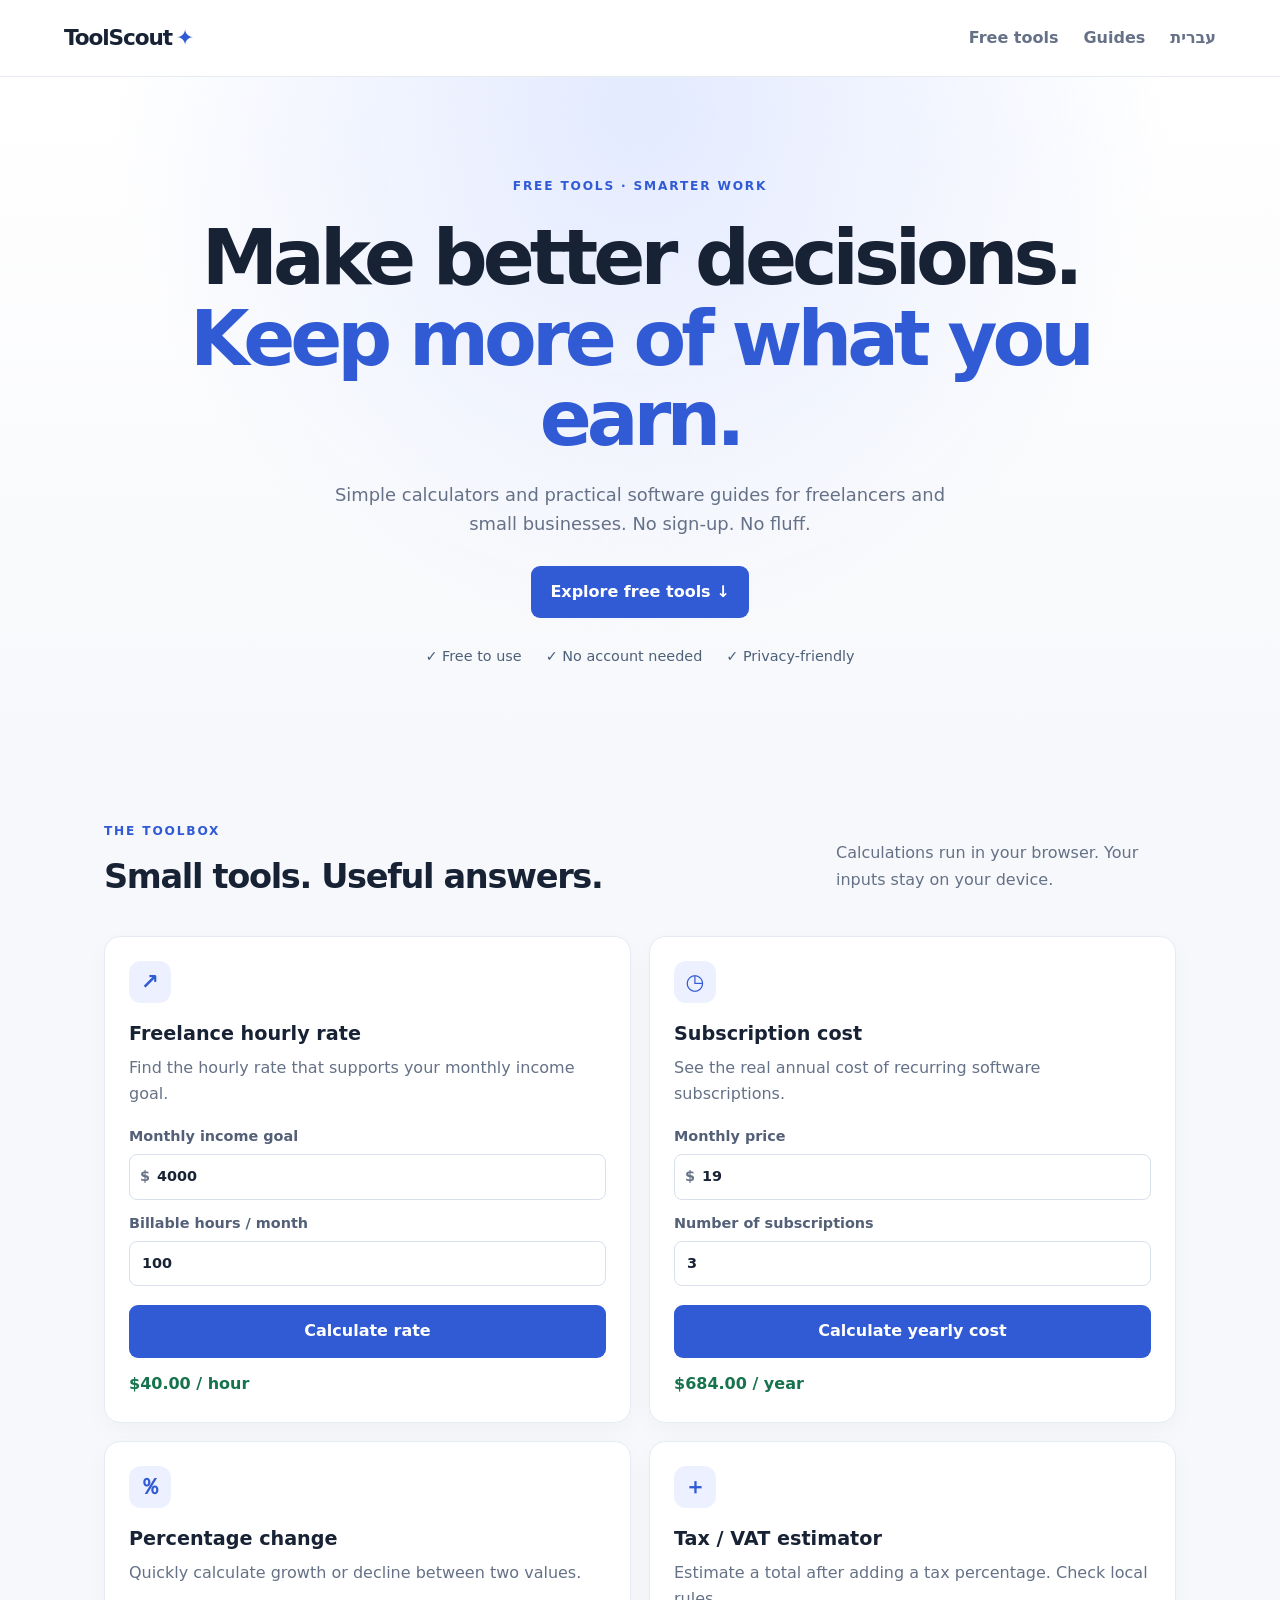
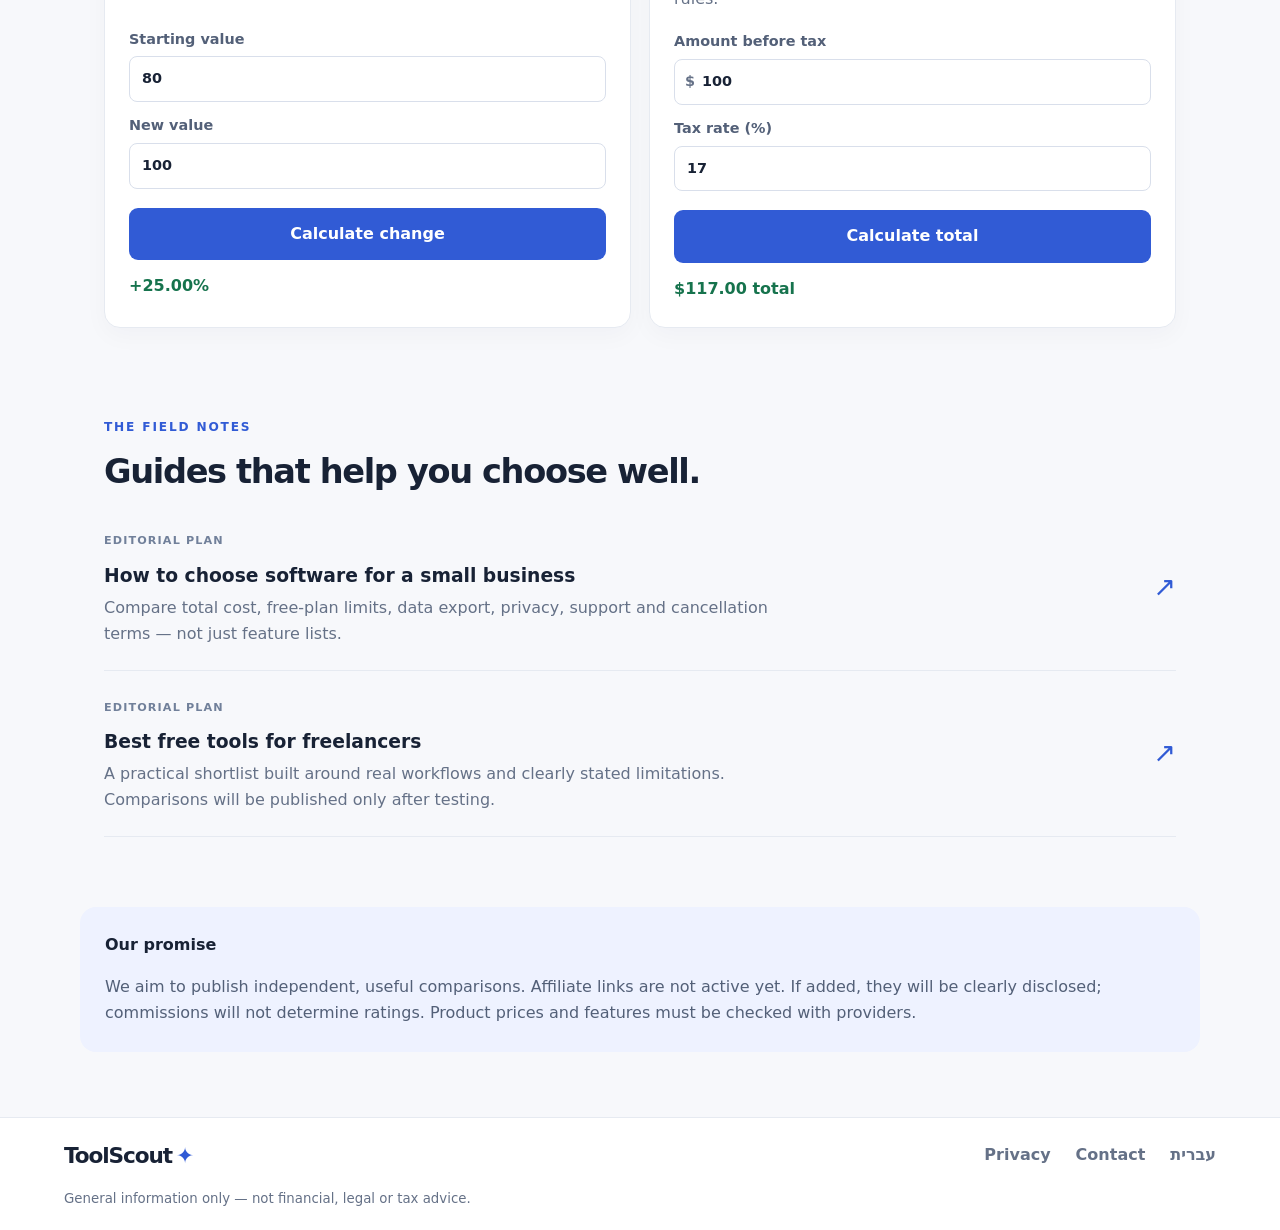
<file: toolscout/index.html>
<!doctype html>
<html lang="en">
<head>
<meta charset="utf-8"><meta name="viewport" content="width=device-width,initial-scale=1">
<title>ToolScout — Free tools for smarter work</title>
<meta name="description" content="Free practical calculators and honest software guides for freelancers and small businesses.">
<link rel="canonical" href="https://meirvbb-png.github.io/cryptppilot-ai/">
<link rel="alternate" hreflang="en" href="https://meirvbb-png.github.io/cryptppilot-ai/"><link rel="alternate" hreflang="he" href="https://meirvbb-png.github.io/cryptppilot-ai/he/"><link rel="alternate" hreflang="x-default" href="https://meirvbb-png.github.io/cryptppilot-ai/">
<link rel="stylesheet" href="assets/style.css">
</head>
<body>
<header><a class="logo" href="./">ToolScout<span>✦</span></a><nav><a href="#tools">Free tools</a><a href="#guides">Guides</a><a href="he/">עברית</a></nav></header>
<main>
<section class="hero"><span class="kicker">FREE TOOLS · SMARTER WORK</span><h1>Make better decisions.<br><em>Keep more of what you earn.</em></h1><p>Simple calculators and practical software guides for freelancers and small businesses. No sign-up. No fluff.</p><a class="button" href="#tools">Explore free tools ↓</a><div class="trust"><span>✓ Free to use</span><span>✓ No account needed</span><span>✓ Privacy-friendly</span></div></section>
<section id="tools"><div class="section-head"><div><span class="kicker">THE TOOLBOX</span><h2>Small tools. Useful answers.</h2></div><p>Calculations run in your browser. Your inputs stay on your device.</p></div><div class="grid">
<article class="tool"><div class="tool-icon">↗</div><h3>Freelance hourly rate</h3><p>Find the hourly rate that supports your monthly income goal.</p><label>Monthly income goal <span class="field"><b>$</b><input id="income" type="number" min="0" value="4000"></span></label><label>Billable hours / month<input id="hours" type="number" min="1" value="100"></label><button data-calc="hourly">Calculate rate</button><output id="hourly-result">$40.00 / hour</output></article>
<article class="tool"><div class="tool-icon">◷</div><h3>Subscription cost</h3><p>See the real annual cost of recurring software subscriptions.</p><label>Monthly price <span class="field"><b>$</b><input id="monthly" type="number" min="0" value="19"></span></label><label>Number of subscriptions<input id="count" type="number" min="1" value="3"></label><button data-calc="subscription">Calculate yearly cost</button><output id="subscription-result">$684.00 / year</output></article>
<article class="tool"><div class="tool-icon">％</div><h3>Percentage change</h3><p>Quickly calculate growth or decline between two values.</p><label>Starting value<input id="start" type="number" value="80"></label><label>New value<input id="end" type="number" value="100"></label><button data-calc="change">Calculate change</button><output id="change-result">+25.00%</output></article>
<article class="tool"><div class="tool-icon">＋</div><h3>Tax / VAT estimator</h3><p>Estimate a total after adding a tax percentage. Check local rules.</p><label>Amount before tax <span class="field"><b>$</b><input id="amount" type="number" min="0" value="100"></span></label><label>Tax rate (%)<input id="tax" type="number" min="0" max="100" step=".1" value="17"></label><button data-calc="tax">Calculate total</button><output id="tax-result">$117.00 total</output></article>
</div></section>
<section id="guides" class="guides"><span class="kicker">THE FIELD NOTES</span><h2>Guides that help you choose well.</h2><div class="guide"><div><span class="tag">EDITORIAL PLAN</span><h3>How to choose software for a small business</h3><p>Compare total cost, free-plan limits, data export, privacy, support and cancellation terms — not just feature lists.</p></div><span class="arrow">↗</span></div><div class="guide"><div><span class="tag">EDITORIAL PLAN</span><h3>Best free tools for freelancers</h3><p>A practical shortlist built around real workflows and clearly stated limitations. Comparisons will be published only after testing.</p></div><span class="arrow">↗</span></div></section>
<section class="disclosure"><b>Our promise</b><p>We aim to publish independent, useful comparisons. Affiliate links are not active yet. If added, they will be clearly disclosed; commissions will not determine ratings. Product prices and features must be checked with providers.</p></section>
</main><footer><a class="logo" href="./">ToolScout<span>✦</span></a><div><a href="privacy.html">Privacy</a><a href="contact.html">Contact</a><a href="he/">עברית</a></div><small>General information only — not financial, legal or tax advice.</small></footer><script src="assets/site.js"></script>
</body></html>
</file>
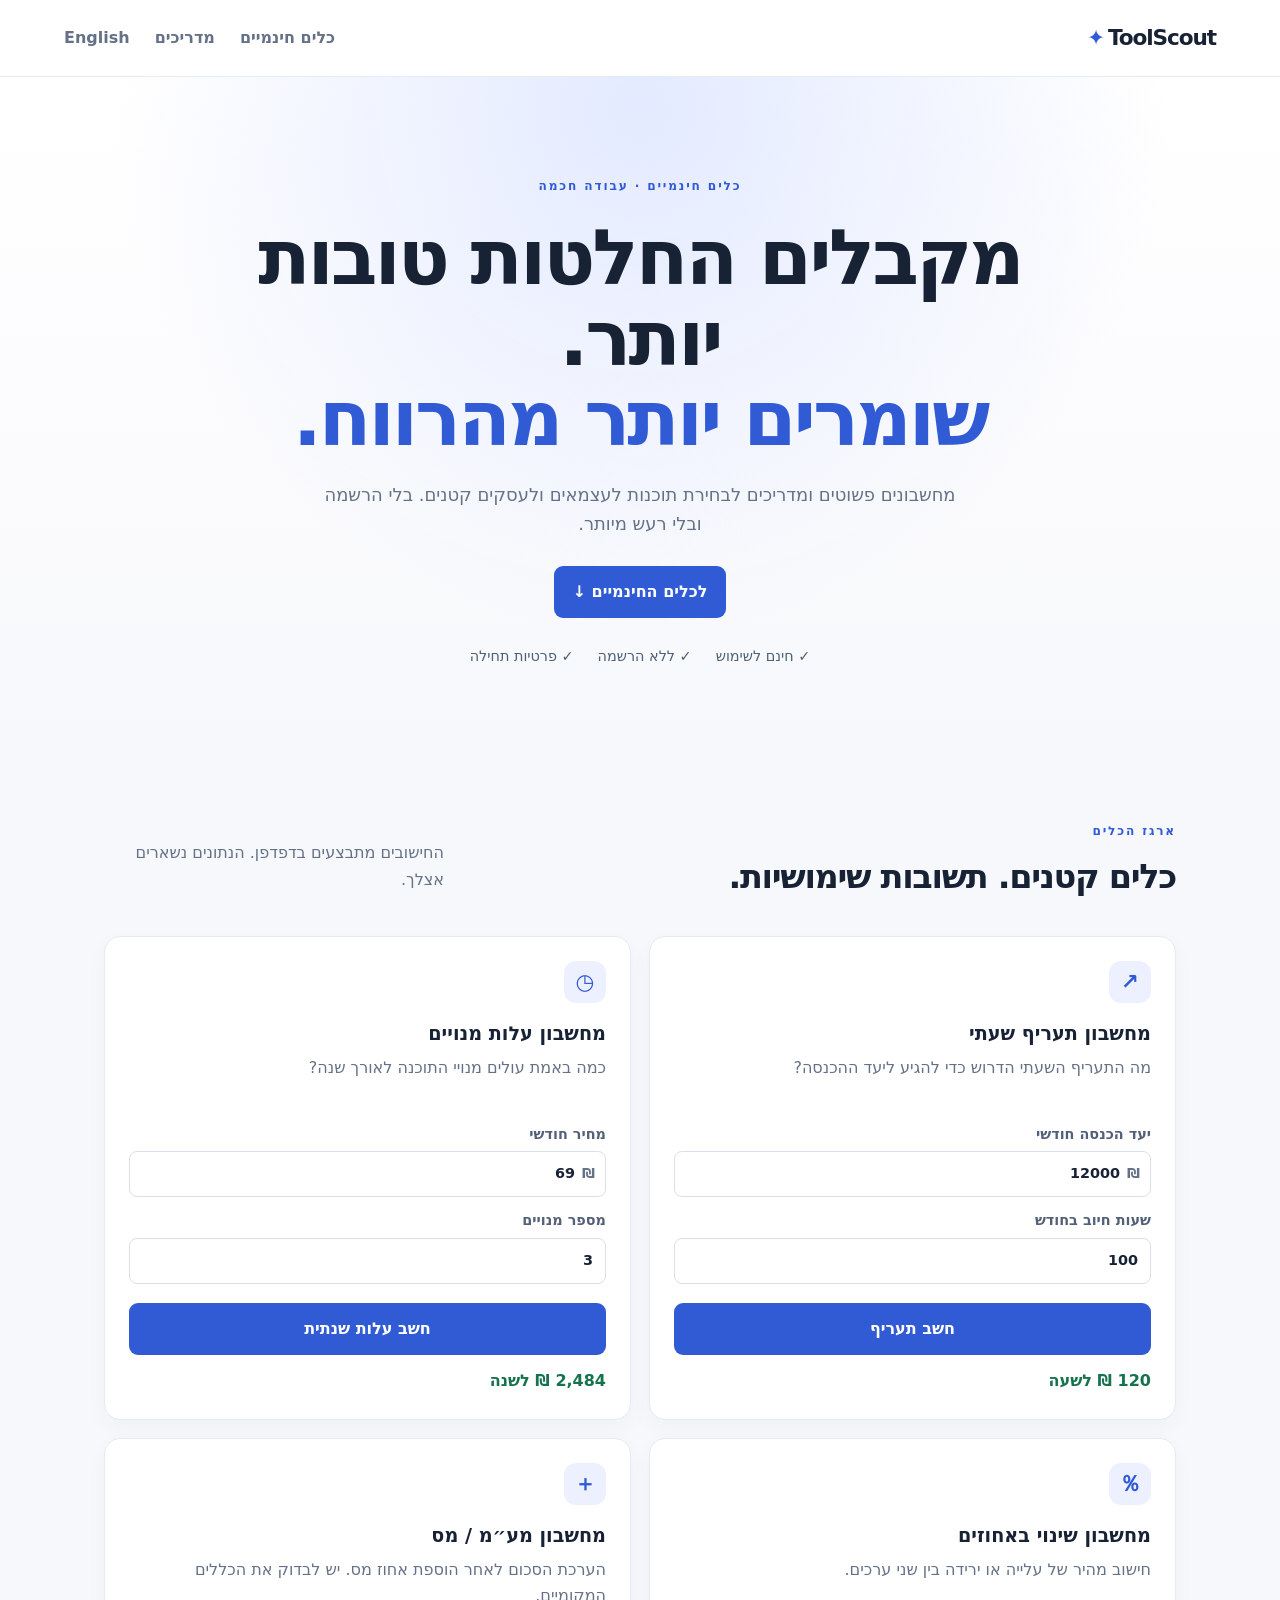
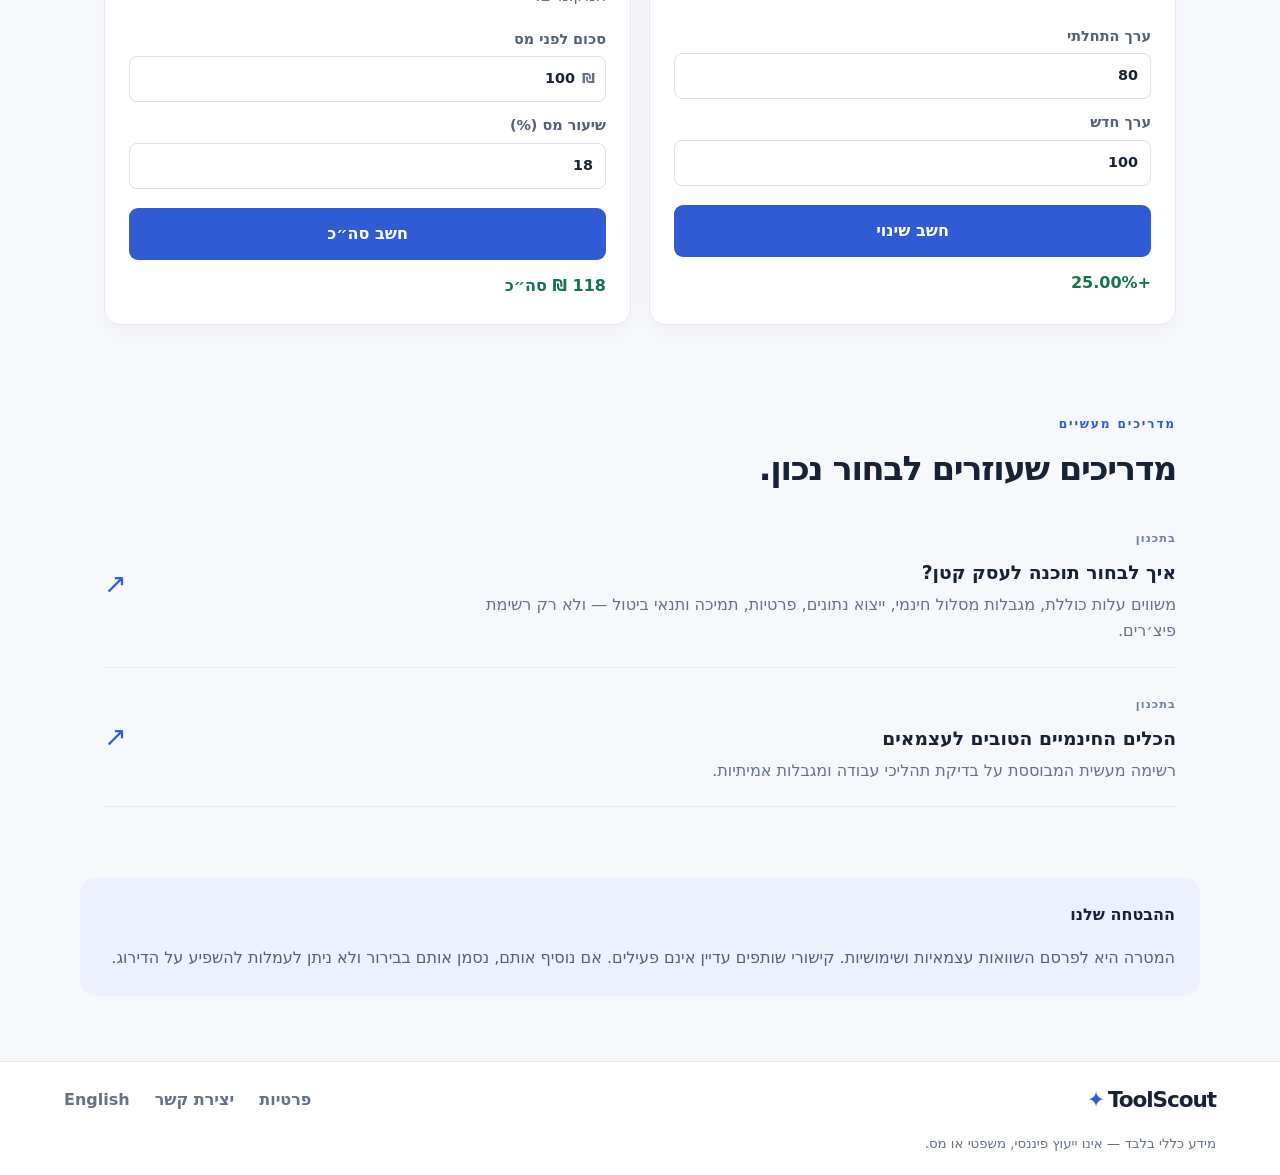
<file: toolscout/he/index.html>
<!doctype html>
<html lang="he" dir="rtl">
<head><meta charset="utf-8"><meta name="viewport" content="width=device-width,initial-scale=1"><title>ToolScout — כלים חינמיים לעבודה חכמה</title><meta name="description" content="מחשבונים חינמיים ומדריכים מעשיים לעצמאים ולעסקים קטנים."><link rel="canonical" href="https://meirvbb-png.github.io/cryptppilot-ai/he/"><link rel="alternate" hreflang="en" href="https://meirvbb-png.github.io/cryptppilot-ai/"><link rel="alternate" hreflang="he" href="https://meirvbb-png.github.io/cryptppilot-ai/he/"><link rel="stylesheet" href="../assets/style.css"></head>
<body><header><a class="logo" href="./">ToolScout<span>✦</span></a><nav><a href="#tools">כלים חינמיים</a><a href="#guides">מדריכים</a><a href="../">English</a></nav></header>
<main><section class="hero"><span class="kicker">כלים חינמיים · עבודה חכמה</span><h1>מקבלים החלטות טובות יותר.<br><em>שומרים יותר מהרווח.</em></h1><p>מחשבונים פשוטים ומדריכים לבחירת תוכנות לעצמאים ולעסקים קטנים. בלי הרשמה ובלי רעש מיותר.</p><a class="button" href="#tools">לכלים החינמיים ↓</a><div class="trust"><span>✓ חינם לשימוש</span><span>✓ ללא הרשמה</span><span>✓ פרטיות תחילה</span></div></section>
<section id="tools"><div class="section-head"><div><span class="kicker">ארגז הכלים</span><h2>כלים קטנים. תשובות שימושיות.</h2></div><p>החישובים מתבצעים בדפדפן. הנתונים נשארים אצלך.</p></div><div class="grid">
<article class="tool"><div class="tool-icon">↗</div><h3>מחשבון תעריף שעתי</h3><p>מה התעריף השעתי הדרוש כדי להגיע ליעד ההכנסה?</p><label>יעד הכנסה חודשי <span class="field"><b>₪</b><input id="income" type="number" min="0" value="12000"></span></label><label>שעות חיוב בחודש<input id="hours" type="number" min="1" value="100"></label><button data-calc="hourly">חשב תעריף</button><output id="hourly-result">120 ₪ לשעה</output></article>
<article class="tool"><div class="tool-icon">◷</div><h3>מחשבון עלות מנויים</h3><p>כמה באמת עולים מנויי התוכנה לאורך שנה?</p><label>מחיר חודשי <span class="field"><b>₪</b><input id="monthly" type="number" min="0" value="69"></span></label><label>מספר מנויים<input id="count" type="number" min="1" value="3"></label><button data-calc="subscription">חשב עלות שנתית</button><output id="subscription-result">2,484 ₪ לשנה</output></article>
<article class="tool"><div class="tool-icon">％</div><h3>מחשבון שינוי באחוזים</h3><p>חישוב מהיר של עלייה או ירידה בין שני ערכים.</p><label>ערך התחלתי<input id="start" type="number" value="80"></label><label>ערך חדש<input id="end" type="number" value="100"></label><button data-calc="change">חשב שינוי</button><output id="change-result">+25.00%</output></article>
<article class="tool"><div class="tool-icon">＋</div><h3>מחשבון מע״מ / מס</h3><p>הערכת הסכום לאחר הוספת אחוז מס. יש לבדוק את הכללים המקומיים.</p><label>סכום לפני מס <span class="field"><b>₪</b><input id="amount" type="number" min="0" value="100"></span></label><label>שיעור מס (%)<input id="tax" type="number" min="0" max="100" step=".1" value="18"></label><button data-calc="tax">חשב סה״כ</button><output id="tax-result">118 ₪ סה״כ</output></article>
</div></section>
<section id="guides" class="guides"><span class="kicker">מדריכים מעשיים</span><h2>מדריכים שעוזרים לבחור נכון.</h2><div class="guide"><div><span class="tag">בתכנון</span><h3>איך לבחור תוכנה לעסק קטן?</h3><p>משווים עלות כוללת, מגבלות מסלול חינמי, ייצוא נתונים, פרטיות, תמיכה ותנאי ביטול — ולא רק רשימת פיצ׳רים.</p></div><span class="arrow">↗</span></div><div class="guide"><div><span class="tag">בתכנון</span><h3>הכלים החינמיים הטובים לעצמאים</h3><p>רשימה מעשית המבוססת על בדיקת תהליכי עבודה ומגבלות אמיתיות.</p></div><span class="arrow">↗</span></div></section>
<section class="disclosure"><b>ההבטחה שלנו</b><p>המטרה היא לפרסם השוואות עצמאיות ושימושיות. קישורי שותפים עדיין אינם פעילים. אם נוסיף אותם, נסמן אותם בבירור ולא ניתן לעמלות להשפיע על הדירוג.</p></section></main>
<footer><a class="logo" href="./">ToolScout<span>✦</span></a><div><a href="../privacy.html">פרטיות</a><a href="../contact.html">יצירת קשר</a><a href="../">English</a></div><small>מידע כללי בלבד — אינו ייעוץ פיננסי, משפטי או מס.</small></footer><script src="../assets/site.js"></script></body></html>
</file>
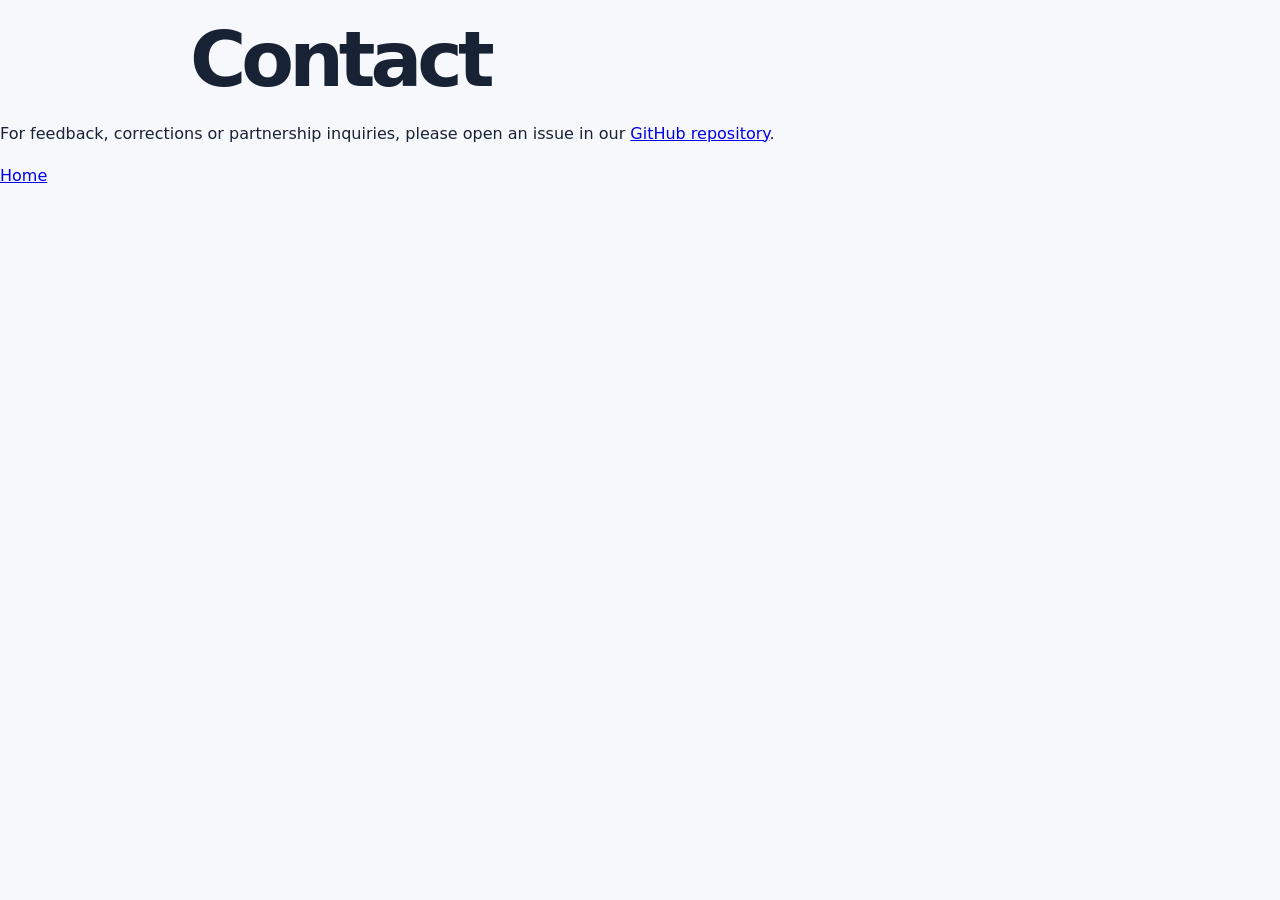
<file: toolscout/contact.html>
<!doctype html><html lang="en"><head><meta charset="utf-8"><meta name="viewport" content="width=device-width,initial-scale=1"><title>Contact — ToolScout</title><link rel="stylesheet" href="assets/style.css"></head><body><main><h1>Contact</h1><p>For feedback, corrections or partnership inquiries, please open an issue in our <a href="https://github.com/meirvbb-png/cryptppilot-ai/issues">GitHub repository</a>.</p><a href="./">Home</a></main></body></html>
</file>
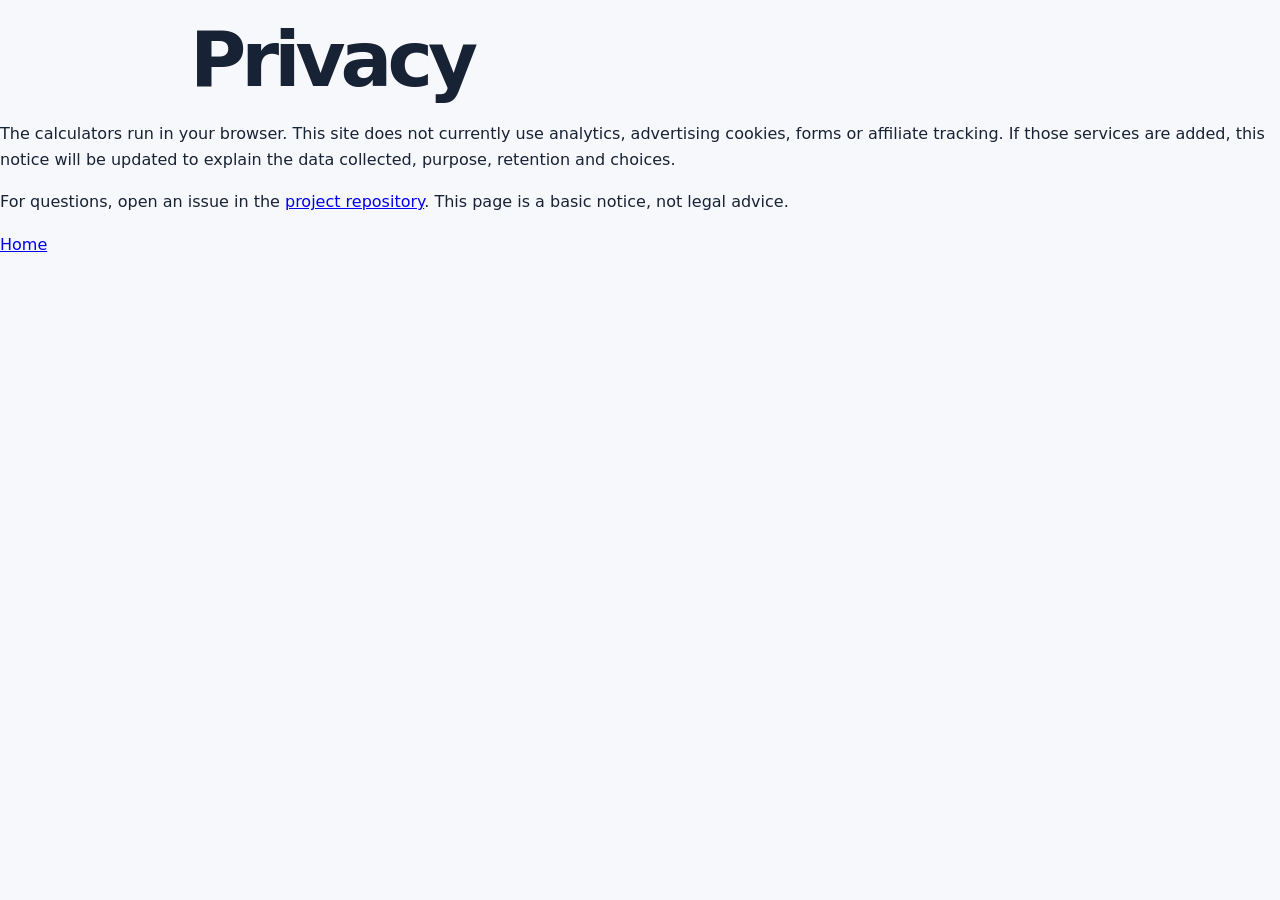
<file: toolscout/privacy.html>
<!doctype html><html lang="en"><head><meta charset="utf-8"><meta name="viewport" content="width=device-width,initial-scale=1"><title>Privacy — ToolScout</title><link rel="stylesheet" href="assets/style.css"></head><body><main><h1>Privacy</h1><p>The calculators run in your browser. This site does not currently use analytics, advertising cookies, forms or affiliate tracking. If those services are added, this notice will be updated to explain the data collected, purpose, retention and choices.</p><p>For questions, open an issue in the <a href="https://github.com/meirvbb-png/cryptppilot-ai/issues">project repository</a>. This page is a basic notice, not legal advice.</p><a href="./">Home</a></main></body></html>
</file>
<file: toolscout/assets/style.css>
:root{--ink:#182235;--muted:#657187;--blue:#315bd5;--line:#e6eaf1;--paper:#f7f8fb}*{box-sizing:border-box}body{margin:0;background:var(--paper);color:var(--ink);font:16px/1.65 Inter,system-ui,-apple-system,"Segoe UI",Arial,sans-serif}header,footer{display:flex;align-items:center;justify-content:space-between;padding:20px max(5vw,22px);background:#fff}header{border-bottom:1px solid var(--line)}.logo{font-size:1.35rem;font-weight:850;letter-spacing:-.05em;color:var(--ink);text-decoration:none}.logo span{color:var(--blue);margin-inline-start:4px}nav,footer div{display:flex;gap:25px}nav a,footer a:not(.logo){color:var(--muted);text-decoration:none;font-weight:600}main>section{max-width:1120px;margin:0 auto;padding:70px 24px}.hero{max-width:none;text-align:center;background:radial-gradient(ellipse at 50% 5%,#e3eaff 0,transparent 58%),linear-gradient(180deg,#fff,#f7f8fb);padding-top:95px;padding-bottom:78px}.kicker{font-size:.76rem;letter-spacing:.15em;text-transform:uppercase;font-weight:850;color:var(--blue)}h1{font-size:clamp(2.5rem,6vw,4.8rem);line-height:1.05;letter-spacing:-.065em;margin:20px auto;max-width:900px}h1 em{font-style:normal;color:var(--blue)}.hero>p{max-width:650px;color:var(--muted);margin:0 auto 27px;font-size:1.12rem}.button,button{background:var(--blue);color:white;border:0;border-radius:9px;padding:13px 19px;font:inherit;font-weight:750;text-decoration:none;cursor:pointer;display:inline-block}.trust{display:flex;justify-content:center;gap:24px;flex-wrap:wrap;margin-top:27px;color:#4d6079;font-size:.9rem}.section-head{display:flex;justify-content:space-between;align-items:end;gap:30px;margin-bottom:27px}.section-head h2,.guides h2{font-size:2.1rem;letter-spacing:-.04em;margin:5px 0}.section-head p{color:var(--muted);max-width:340px}.grid{display:grid;grid-template-columns:repeat(2,minmax(0,1fr));gap:18px}.tool{background:white;border:1px solid var(--line);border-radius:16px;padding:24px;box-shadow:0 8px 25px #18223508}.tool-icon{width:42px;height:42px;border-radius:12px;background:#edf1ff;color:var(--blue);display:grid;place-items:center;font-size:1.35rem;font-weight:800}.tool h3{margin:15px 0 5px;font-size:1.2rem}.tool p{color:var(--muted);margin:0 0 18px;min-height:50px}.tool label{display:block;margin:12px 0;color:#536078;font-size:.9rem;font-weight:650}.tool input{width:100%;display:block;margin-top:5px;padding:10px 12px;border:1px solid #d9dfeb;border-radius:8px;font:inherit;color:var(--ink);background:#fff}.field{display:flex;align-items:center;gap:7px;border:1px solid #d9dfeb;border-radius:8px;margin-top:5px;padding-inline:10px}.field b{color:var(--muted)}.field input{border:0;margin:0;padding-inline:0}.tool button{width:100%;margin-top:7px}.tool output{display:block;margin-top:13px;color:#16734d;font-weight:800;min-height:27px}.guides{padding-top:15px}.guide{display:flex;justify-content:space-between;align-items:center;padding:22px 0;border-bottom:1px solid var(--line)}.guide h3{margin:8px 0 3px}.guide p{margin:0;color:var(--muted);max-width:700px}.tag{font-size:.7rem;letter-spacing:.1em;font-weight:850;color:#71809a}.arrow{font-size:1.7rem;color:var(--blue)}.disclosure{background:#eef2ff;border-radius:16px;margin-bottom:65px!important;padding:25px!important}.disclosure p{margin-bottom:0;color:#536078}footer{flex-wrap:wrap;gap:15px;border-top:1px solid var(--line)}footer small{width:100%;color:var(--muted)}[dir=rtl] h1{letter-spacing:-.04em}@media(max-width:700px){header{gap:15px}nav{gap:12px;flex-wrap:wrap;justify-content:flex-end}.grid{grid-template-columns:1fr}.section-head{display:block}.hero{padding-top:65px}.trust{gap:10px 18px}main>section{padding:50px 18px}footer{align-items:flex-start}}
</file>
